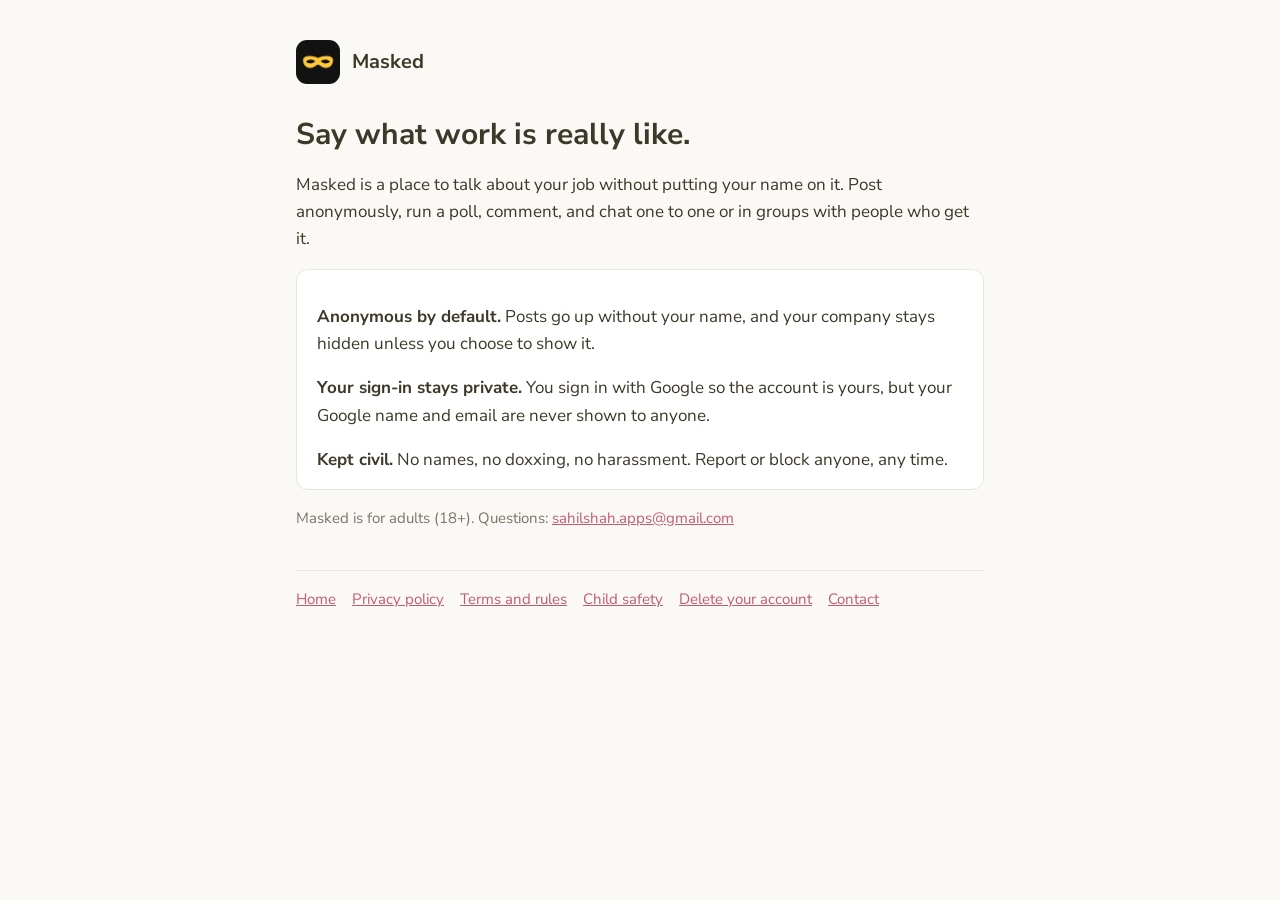
<file: index.html>
<!doctype html>
<html lang="en">
<head>
<meta charset="utf-8">
<meta name="viewport" content="width=device-width, initial-scale=1">
<title>Masked</title>
<link rel="icon" href="icon.png">
<link rel="preconnect" href="https://fonts.googleapis.com">
<link href="https://fonts.googleapis.com/css2?family=Nunito+Sans:wght@300;400;700&display=swap" rel="stylesheet">
<link rel="stylesheet" href="style.css">
</head>
<body>
<main>
<header><img src="icon.png" alt=""><a href="./">Masked</a></header>
<h1>Say what work is really like.</h1>
<p>Masked is a place to talk about your job without putting your name on it. Post anonymously, run a poll, comment, and chat one to one or in groups with people who get it.</p>
<div class="card">
<p><strong>Anonymous by default.</strong> Posts go up without your name, and your company stays hidden unless you choose to show it.</p>
<p><strong>Your sign-in stays private.</strong> You sign in with Google so the account is yours, but your Google name and email are never shown to anyone.</p>
<p style="margin-bottom:0"><strong>Kept civil.</strong> No names, no doxxing, no harassment. Report or block anyone, any time.</p>
</div>
<p class="muted">Masked is for adults (18+). Questions: <a href="mailto:sahilshah.apps@gmail.com">sahilshah.apps@gmail.com</a></p>
<nav><a href="./">Home</a><a href="privacy.html">Privacy policy</a><a href="terms.html">Terms and rules</a><a href="child-safety.html">Child safety</a><a href="delete-account.html">Delete your account</a><a href="mailto:sahilshah.apps@gmail.com">Contact</a></nav>
</main>
</body>
</html>
</file>
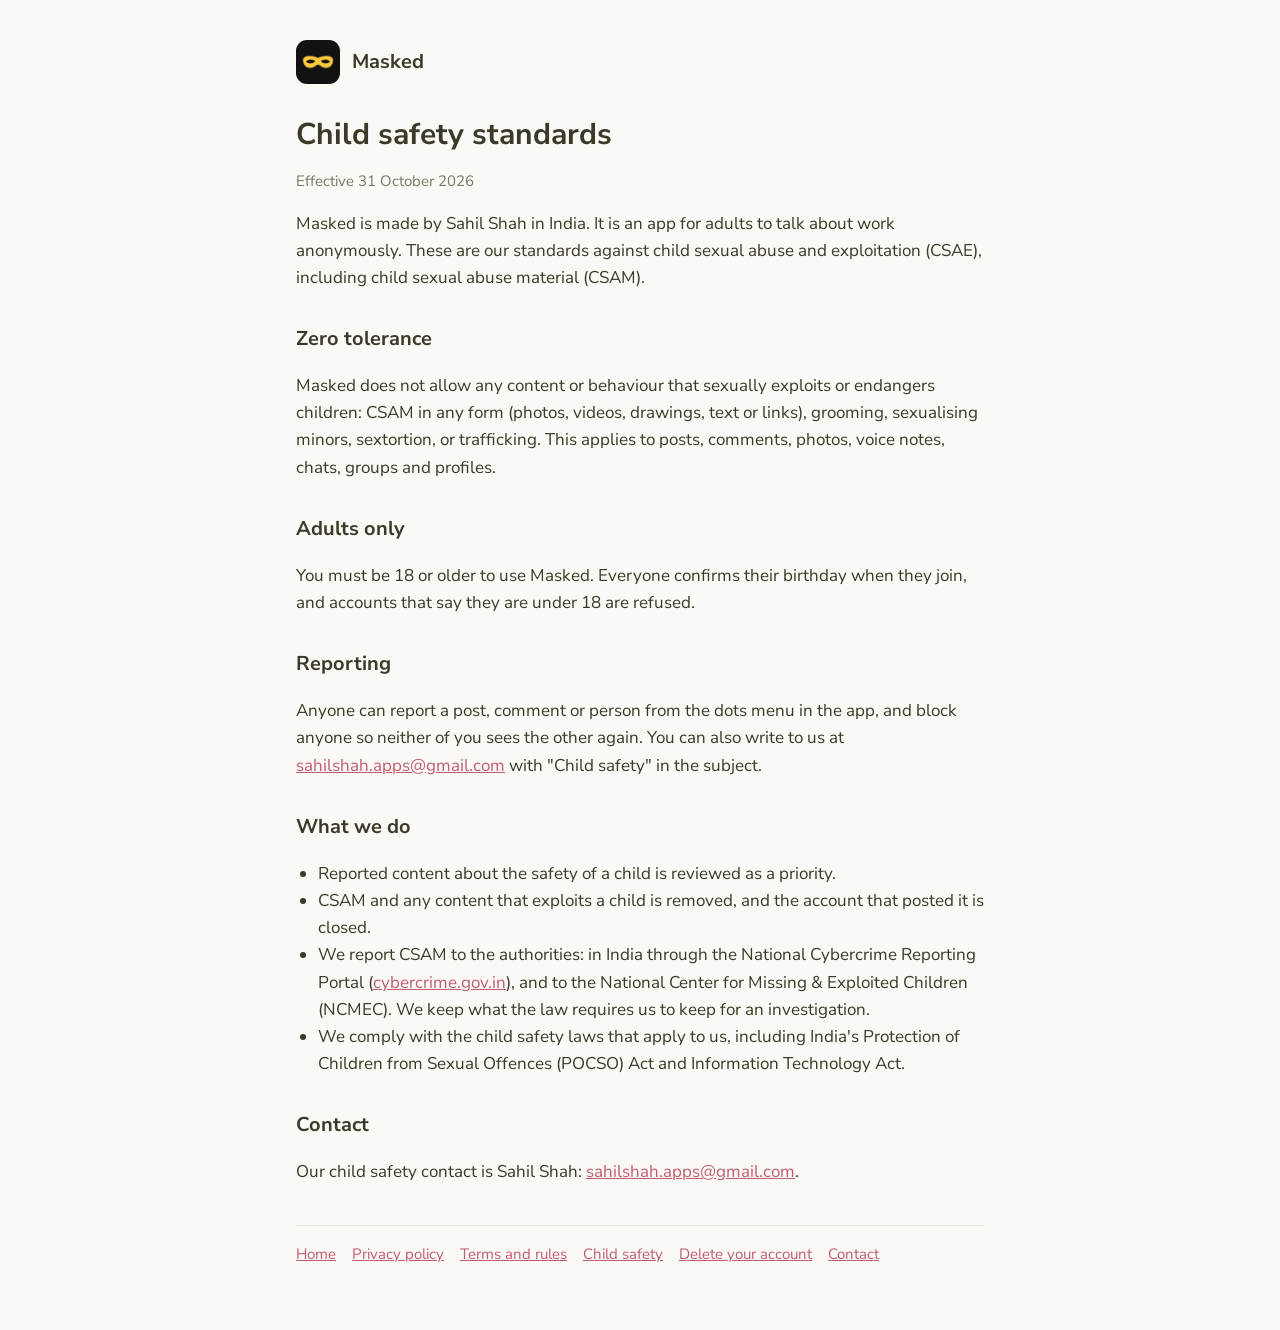
<file: child-safety.html>
<!doctype html>
<html lang="en">
<head>
<meta charset="utf-8">
<meta name="viewport" content="width=device-width, initial-scale=1">
<title>Masked - Child safety standards</title>
<link rel="icon" href="icon.png">
<link rel="preconnect" href="https://fonts.googleapis.com">
<link href="https://fonts.googleapis.com/css2?family=Nunito+Sans:wght@300;400;700&display=swap" rel="stylesheet">
<link rel="stylesheet" href="style.css">
</head>
<body>
<main>
<header><img src="icon.png" alt=""><a href="./">Masked</a></header>
<h1>Child safety standards</h1>
<p class="muted">Effective 31 October 2026</p>
<p>Masked is made by Sahil Shah in India. It is an app for adults to talk about work anonymously. These are our standards against child sexual abuse and exploitation (CSAE), including child sexual abuse material (CSAM).</p>

<h2>Zero tolerance</h2>
<p>Masked does not allow any content or behaviour that sexually exploits or endangers children: CSAM in any form (photos, videos, drawings, text or links), grooming, sexualising minors, sextortion, or trafficking. This applies to posts, comments, photos, voice notes, chats, groups and profiles.</p>

<h2>Adults only</h2>
<p>You must be 18 or older to use Masked. Everyone confirms their birthday when they join, and accounts that say they are under 18 are refused.</p>

<h2>Reporting</h2>
<p>Anyone can report a post, comment or person from the dots menu in the app, and block anyone so neither of you sees the other again. You can also write to us at <a href="mailto:sahilshah.apps@gmail.com">sahilshah.apps@gmail.com</a> with "Child safety" in the subject.</p>

<h2>What we do</h2>
<ul>
<li>Reported content about the safety of a child is reviewed as a priority.</li>
<li>CSAM and any content that exploits a child is removed, and the account that posted it is closed.</li>
<li>We report CSAM to the authorities: in India through the National Cybercrime Reporting Portal (<a href="https://cybercrime.gov.in">cybercrime.gov.in</a>), and to the National Center for Missing &amp; Exploited Children (NCMEC). We keep what the law requires us to keep for an investigation.</li>
<li>We comply with the child safety laws that apply to us, including India's Protection of Children from Sexual Offences (POCSO) Act and Information Technology Act.</li>
</ul>

<h2>Contact</h2>
<p>Our child safety contact is Sahil Shah: <a href="mailto:sahilshah.apps@gmail.com">sahilshah.apps@gmail.com</a>.</p>
<nav><a href="./">Home</a><a href="privacy.html">Privacy policy</a><a href="terms.html">Terms and rules</a><a href="child-safety.html">Child safety</a><a href="delete-account.html">Delete your account</a><a href="mailto:sahilshah.apps@gmail.com">Contact</a></nav>
</main>
</body>
</html>
</file>
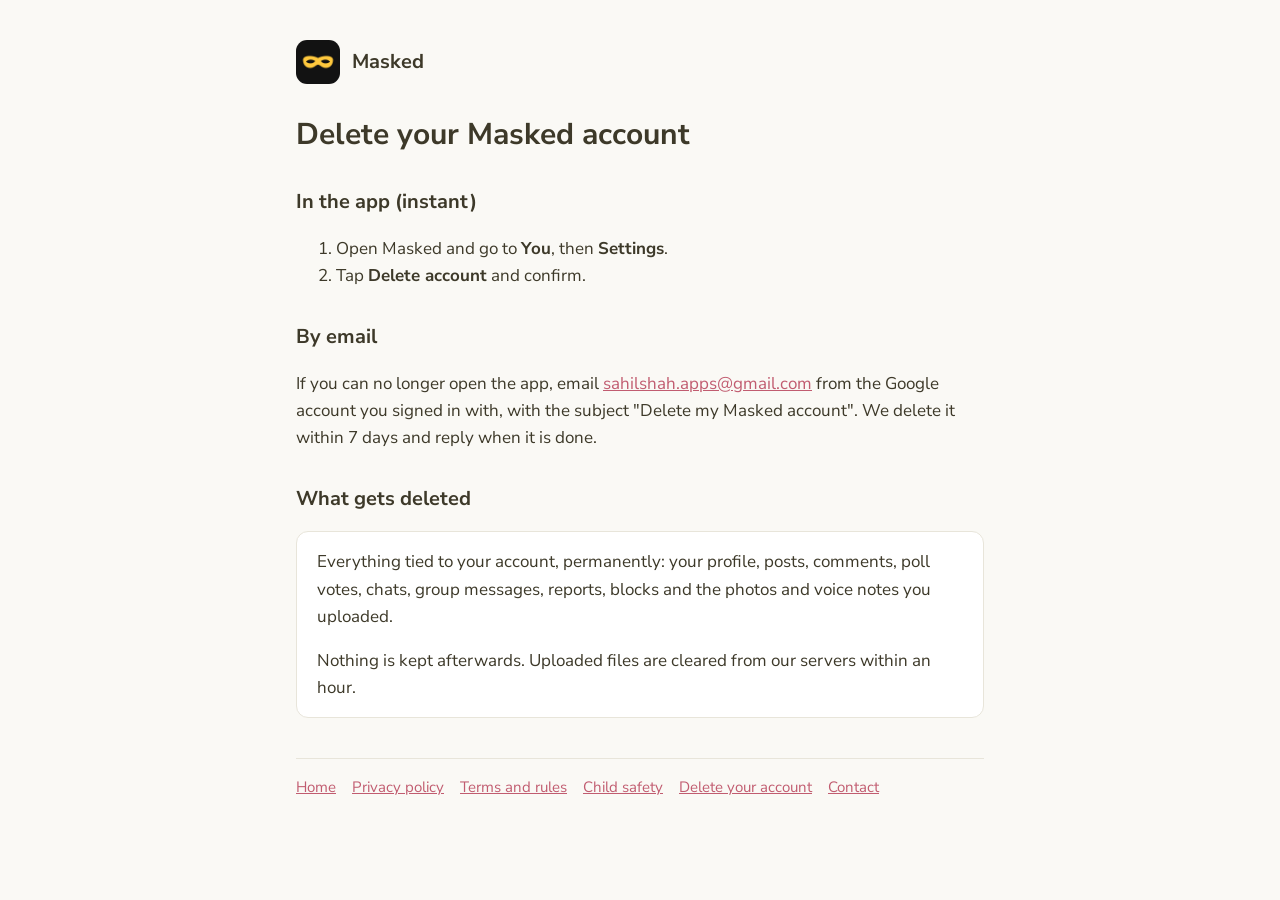
<file: delete-account.html>
<!doctype html>
<html lang="en">
<head>
<meta charset="utf-8">
<meta name="viewport" content="width=device-width, initial-scale=1">
<title>Masked - Delete your account</title>
<link rel="icon" href="icon.png">
<link rel="preconnect" href="https://fonts.googleapis.com">
<link href="https://fonts.googleapis.com/css2?family=Nunito+Sans:wght@300;400;700&display=swap" rel="stylesheet">
<link rel="stylesheet" href="style.css">
</head>
<body>
<main>
<header><img src="icon.png" alt=""><a href="./">Masked</a></header>
<h1>Delete your Masked account</h1>

<h2>In the app (instant)</h2>
<ol>
<li>Open Masked and go to <strong>You</strong>, then <strong>Settings</strong>.</li>
<li>Tap <strong>Delete account</strong> and confirm.</li>
</ol>

<h2>By email</h2>
<p>If you can no longer open the app, email <a href="mailto:sahilshah.apps@gmail.com?subject=Delete%20my%20Masked%20account">sahilshah.apps@gmail.com</a> from the Google account you signed in with, with the subject "Delete my Masked account". We delete it within 7 days and reply when it is done.</p>

<h2>What gets deleted</h2>
<div class="card">
<p style="margin-top:0">Everything tied to your account, permanently: your profile, posts, comments, poll votes, chats, group messages, reports, blocks and the photos and voice notes you uploaded.</p>
<p style="margin-bottom:0">Nothing is kept afterwards. Uploaded files are cleared from our servers within an hour.</p>
</div>
<nav><a href="./">Home</a><a href="privacy.html">Privacy policy</a><a href="terms.html">Terms and rules</a><a href="child-safety.html">Child safety</a><a href="delete-account.html">Delete your account</a><a href="mailto:sahilshah.apps@gmail.com">Contact</a></nav>
</main>
</body>
</html>
</file>
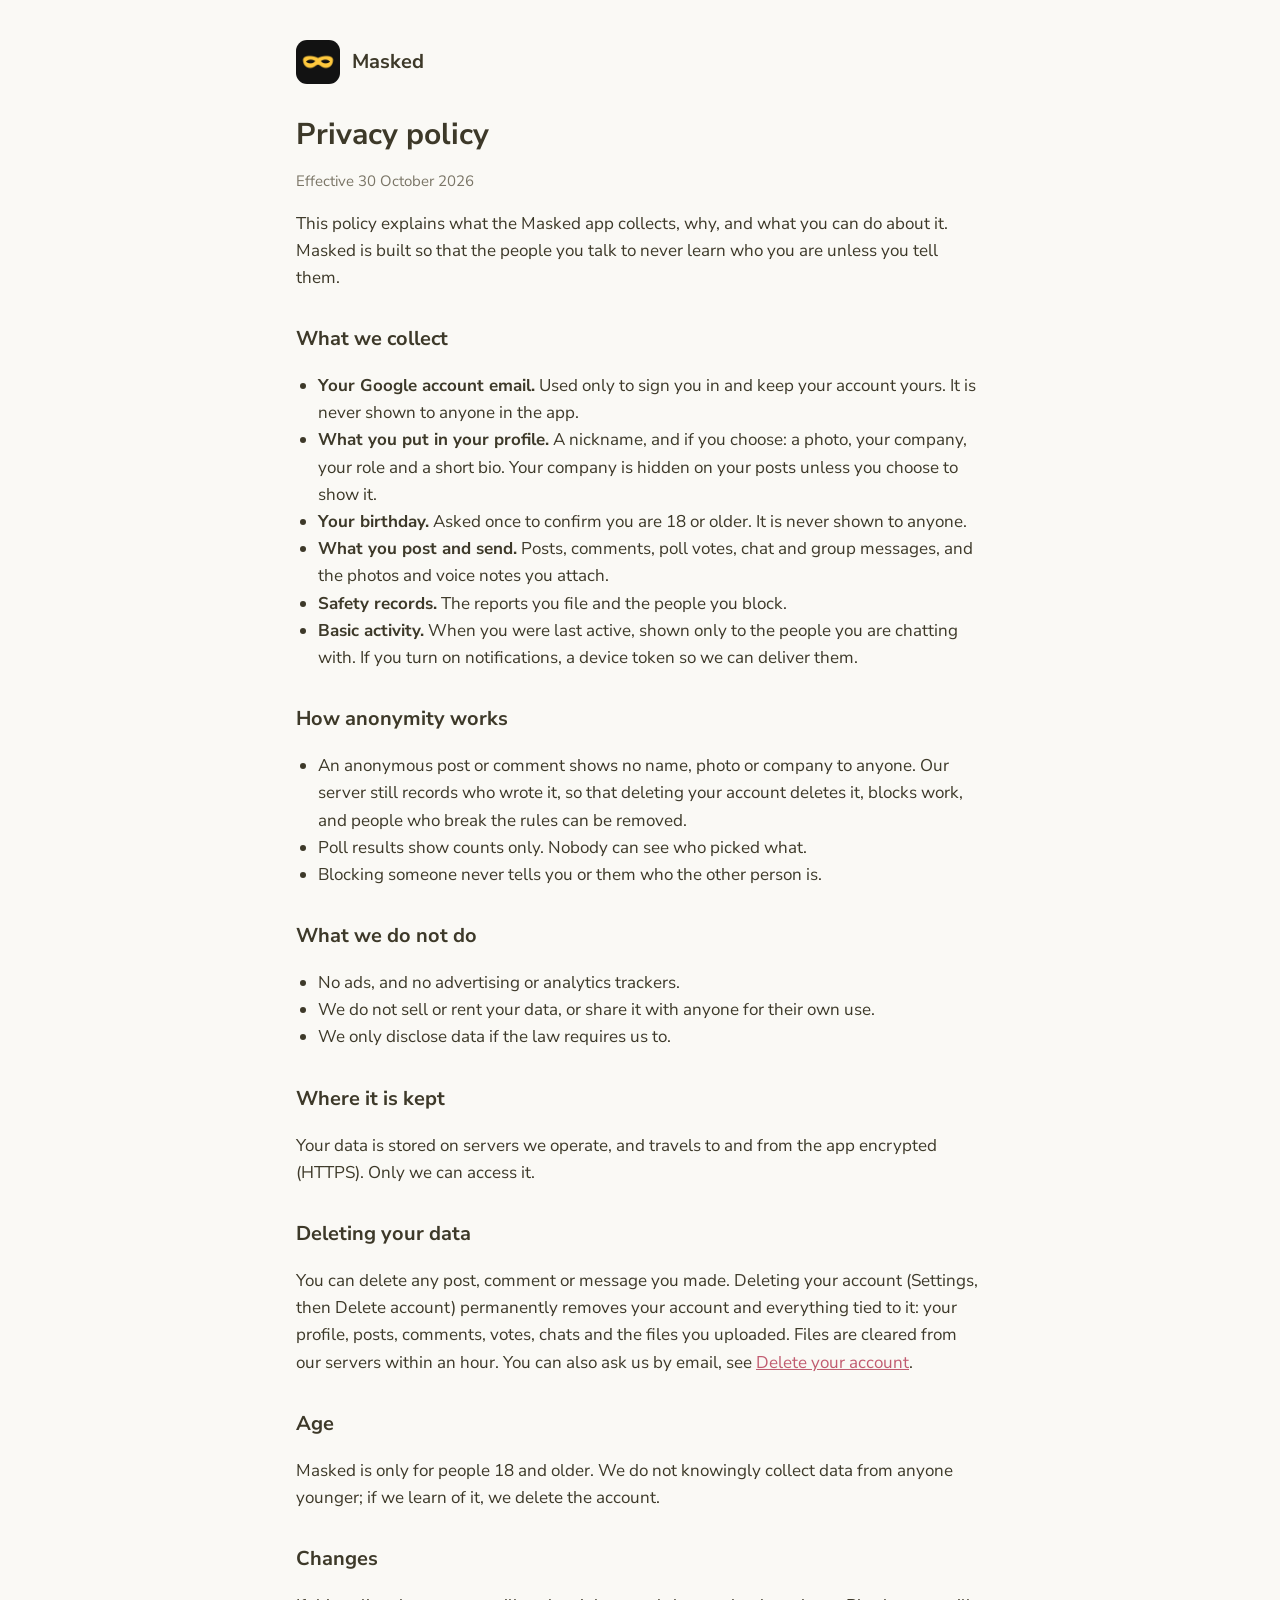
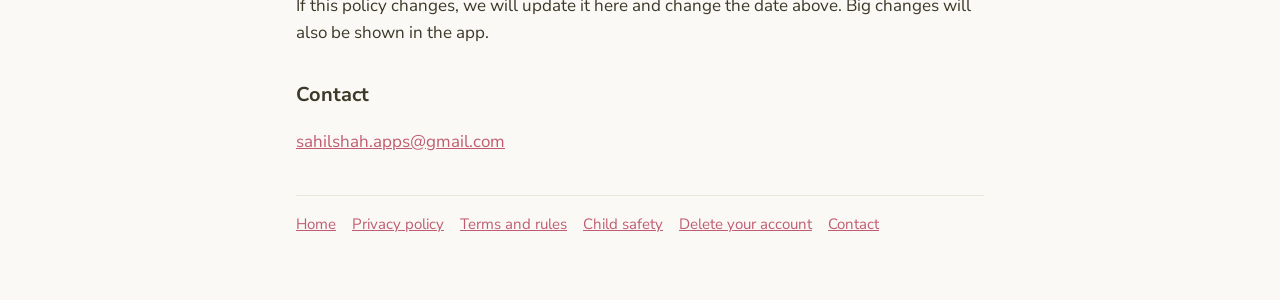
<file: privacy.html>
<!doctype html>
<html lang="en">
<head>
<meta charset="utf-8">
<meta name="viewport" content="width=device-width, initial-scale=1">
<title>Masked - Privacy policy</title>
<link rel="icon" href="icon.png">
<link rel="preconnect" href="https://fonts.googleapis.com">
<link href="https://fonts.googleapis.com/css2?family=Nunito+Sans:wght@300;400;700&display=swap" rel="stylesheet">
<link rel="stylesheet" href="style.css">
</head>
<body>
<main>
<header><img src="icon.png" alt=""><a href="./">Masked</a></header>
<h1>Privacy policy</h1>
<p class="muted">Effective 30 October 2026</p>
<p>This policy explains what the Masked app collects, why, and what you can do about it. Masked is built so that the people you talk to never learn who you are unless you tell them.</p>

<h2>What we collect</h2>
<ul>
<li><strong>Your Google account email.</strong> Used only to sign you in and keep your account yours. It is never shown to anyone in the app.</li>
<li><strong>What you put in your profile.</strong> A nickname, and if you choose: a photo, your company, your role and a short bio. Your company is hidden on your posts unless you choose to show it.</li>
<li><strong>Your birthday.</strong> Asked once to confirm you are 18 or older. It is never shown to anyone.</li>
<li><strong>What you post and send.</strong> Posts, comments, poll votes, chat and group messages, and the photos and voice notes you attach.</li>
<li><strong>Safety records.</strong> The reports you file and the people you block.</li>
<li><strong>Basic activity.</strong> When you were last active, shown only to the people you are chatting with. If you turn on notifications, a device token so we can deliver them.</li>
</ul>

<h2>How anonymity works</h2>
<ul>
<li>An anonymous post or comment shows no name, photo or company to anyone. Our server still records who wrote it, so that deleting your account deletes it, blocks work, and people who break the rules can be removed.</li>
<li>Poll results show counts only. Nobody can see who picked what.</li>
<li>Blocking someone never tells you or them who the other person is.</li>
</ul>

<h2>What we do not do</h2>
<ul>
<li>No ads, and no advertising or analytics trackers.</li>
<li>We do not sell or rent your data, or share it with anyone for their own use.</li>
<li>We only disclose data if the law requires us to.</li>
</ul>

<h2>Where it is kept</h2>
<p>Your data is stored on servers we operate, and travels to and from the app encrypted (HTTPS). Only we can access it.</p>

<h2>Deleting your data</h2>
<p>You can delete any post, comment or message you made. Deleting your account (Settings, then Delete account) permanently removes your account and everything tied to it: your profile, posts, comments, votes, chats and the files you uploaded. Files are cleared from our servers within an hour. You can also ask us by email, see <a href="delete-account.html">Delete your account</a>.</p>

<h2>Age</h2>
<p>Masked is only for people 18 and older. We do not knowingly collect data from anyone younger; if we learn of it, we delete the account.</p>

<h2>Changes</h2>
<p>If this policy changes, we will update it here and change the date above. Big changes will also be shown in the app.</p>

<h2>Contact</h2>
<p><a href="mailto:sahilshah.apps@gmail.com">sahilshah.apps@gmail.com</a></p>
<nav><a href="./">Home</a><a href="privacy.html">Privacy policy</a><a href="terms.html">Terms and rules</a><a href="child-safety.html">Child safety</a><a href="delete-account.html">Delete your account</a><a href="mailto:sahilshah.apps@gmail.com">Contact</a></nav>
</main>
</body>
</html>
</file>
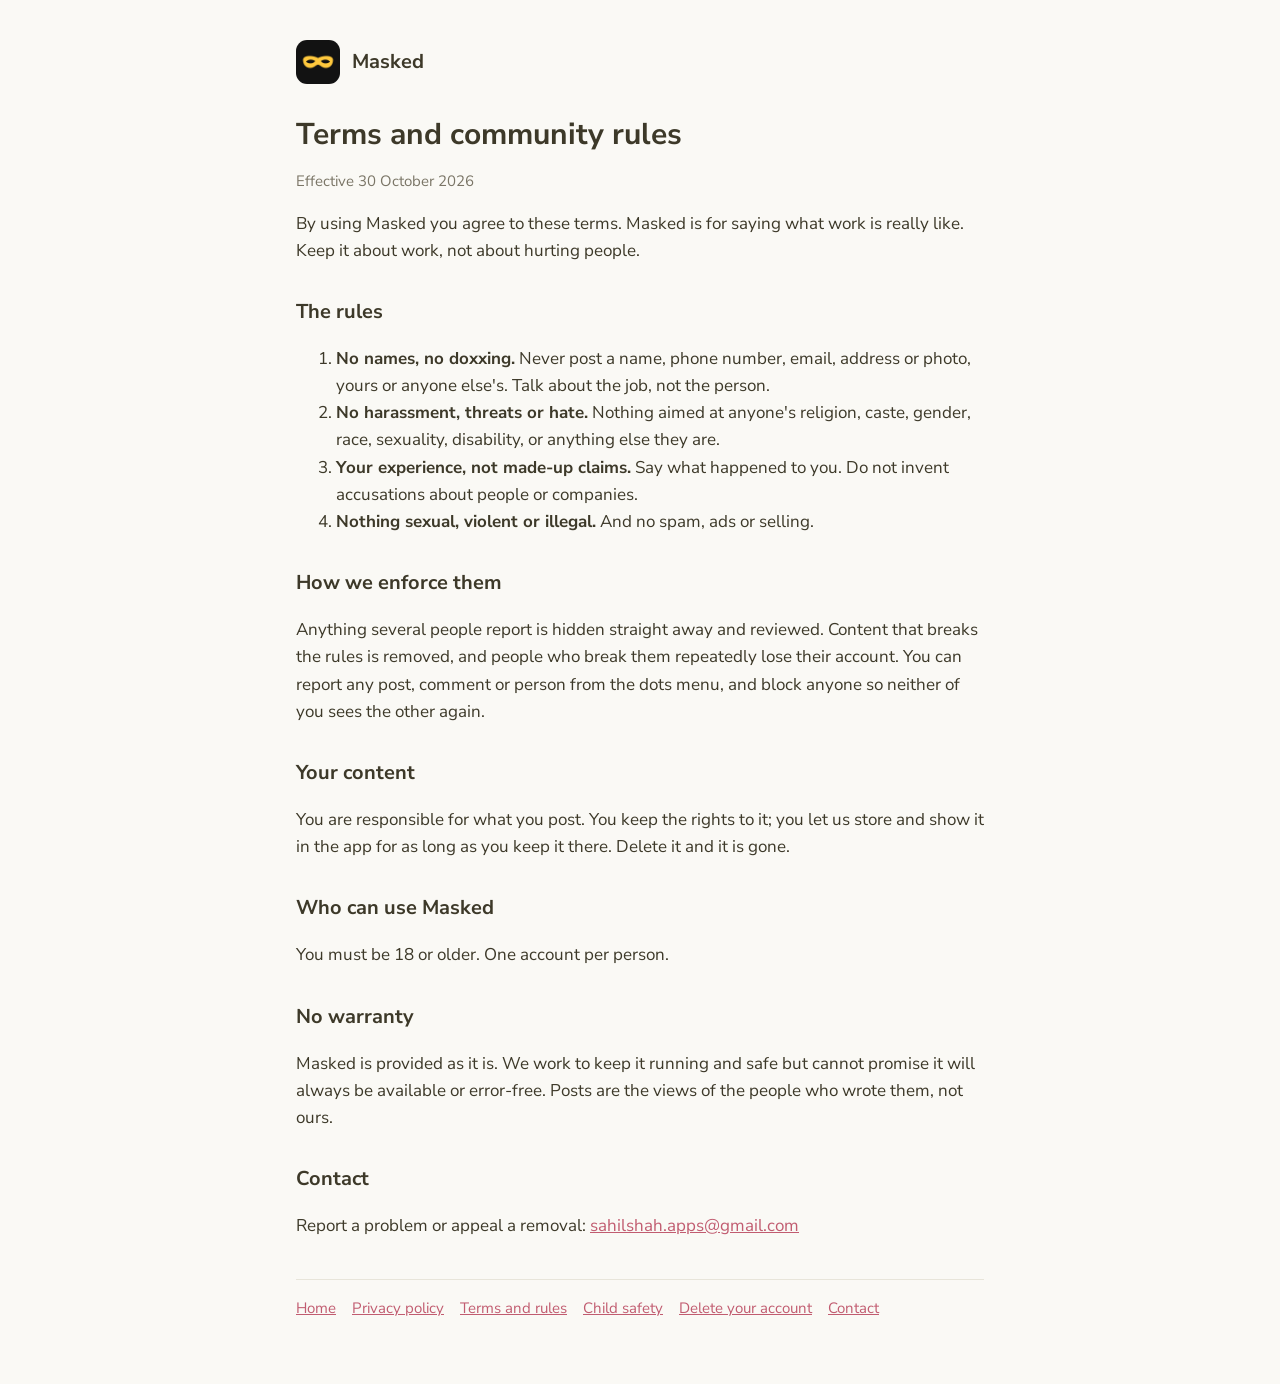
<file: terms.html>
<!doctype html>
<html lang="en">
<head>
<meta charset="utf-8">
<meta name="viewport" content="width=device-width, initial-scale=1">
<title>Masked - Terms and rules</title>
<link rel="icon" href="icon.png">
<link rel="preconnect" href="https://fonts.googleapis.com">
<link href="https://fonts.googleapis.com/css2?family=Nunito+Sans:wght@300;400;700&display=swap" rel="stylesheet">
<link rel="stylesheet" href="style.css">
</head>
<body>
<main>
<header><img src="icon.png" alt=""><a href="./">Masked</a></header>
<h1>Terms and community rules</h1>
<p class="muted">Effective 30 October 2026</p>
<p>By using Masked you agree to these terms. Masked is for saying what work is really like. Keep it about work, not about hurting people.</p>

<h2>The rules</h2>
<ol>
<li><strong>No names, no doxxing.</strong> Never post a name, phone number, email, address or photo, yours or anyone else's. Talk about the job, not the person.</li>
<li><strong>No harassment, threats or hate.</strong> Nothing aimed at anyone's religion, caste, gender, race, sexuality, disability, or anything else they are.</li>
<li><strong>Your experience, not made-up claims.</strong> Say what happened to you. Do not invent accusations about people or companies.</li>
<li><strong>Nothing sexual, violent or illegal.</strong> And no spam, ads or selling.</li>
</ol>

<h2>How we enforce them</h2>
<p>Anything several people report is hidden straight away and reviewed. Content that breaks the rules is removed, and people who break them repeatedly lose their account. You can report any post, comment or person from the dots menu, and block anyone so neither of you sees the other again.</p>

<h2>Your content</h2>
<p>You are responsible for what you post. You keep the rights to it; you let us store and show it in the app for as long as you keep it there. Delete it and it is gone.</p>

<h2>Who can use Masked</h2>
<p>You must be 18 or older. One account per person.</p>

<h2>No warranty</h2>
<p>Masked is provided as it is. We work to keep it running and safe but cannot promise it will always be available or error-free. Posts are the views of the people who wrote them, not ours.</p>

<h2>Contact</h2>
<p>Report a problem or appeal a removal: <a href="mailto:sahilshah.apps@gmail.com">sahilshah.apps@gmail.com</a></p>
<nav><a href="./">Home</a><a href="privacy.html">Privacy policy</a><a href="terms.html">Terms and rules</a><a href="child-safety.html">Child safety</a><a href="delete-account.html">Delete your account</a><a href="mailto:sahilshah.apps@gmail.com">Contact</a></nav>
</main>
</body>
</html>
</file>
<file: style.css>
:root {
  --bg: #FAF9F5;
  --surface: #FFFFFF;
  --ink: #3D3929;
  --muted: #7A7566;
  --line: #E8E5DA;
  --accent: #C15C70;
}
@media (prefers-color-scheme: dark) {
  :root {
    --bg: #121212;
    --surface: #1F1F1F;
    --ink: #EDEDED;
    --muted: #A3A3A3;
    --line: #2E2E2E;
    --accent: #E08A9B;
  }
}
* { box-sizing: border-box; }
body {
  margin: 0;
  background: var(--bg);
  color: var(--ink);
  font: 400 17px/1.6 "Nunito Sans", system-ui, sans-serif;
}
main { max-width: 720px; margin: 0 auto; padding: 40px 16px 64px; }
header { display: flex; align-items: center; gap: 12px; margin-bottom: 32px; }
header img { width: 44px; height: 44px; border-radius: 11px; }
header a { color: var(--ink); text-decoration: none; font-weight: 700; font-size: 20px; }
h1 { font-size: 30px; line-height: 1.25; margin: 0 0 8px; }
h2 { font-size: 20px; margin: 32px 0 8px; }
p, li { color: var(--ink); }
.muted { color: var(--muted); font-size: 15px; }
a { color: var(--accent); }
ul { padding-left: 22px; }
.card {
  background: var(--surface);
  border: 1px solid var(--line);
  border-radius: 12px;
  padding: 16px 20px;
  margin: 16px 0;
}
nav { display: flex; flex-wrap: wrap; gap: 16px; margin-top: 40px; padding-top: 16px; border-top: 1px solid var(--line); }
nav a { font-size: 15px; }
</file>
